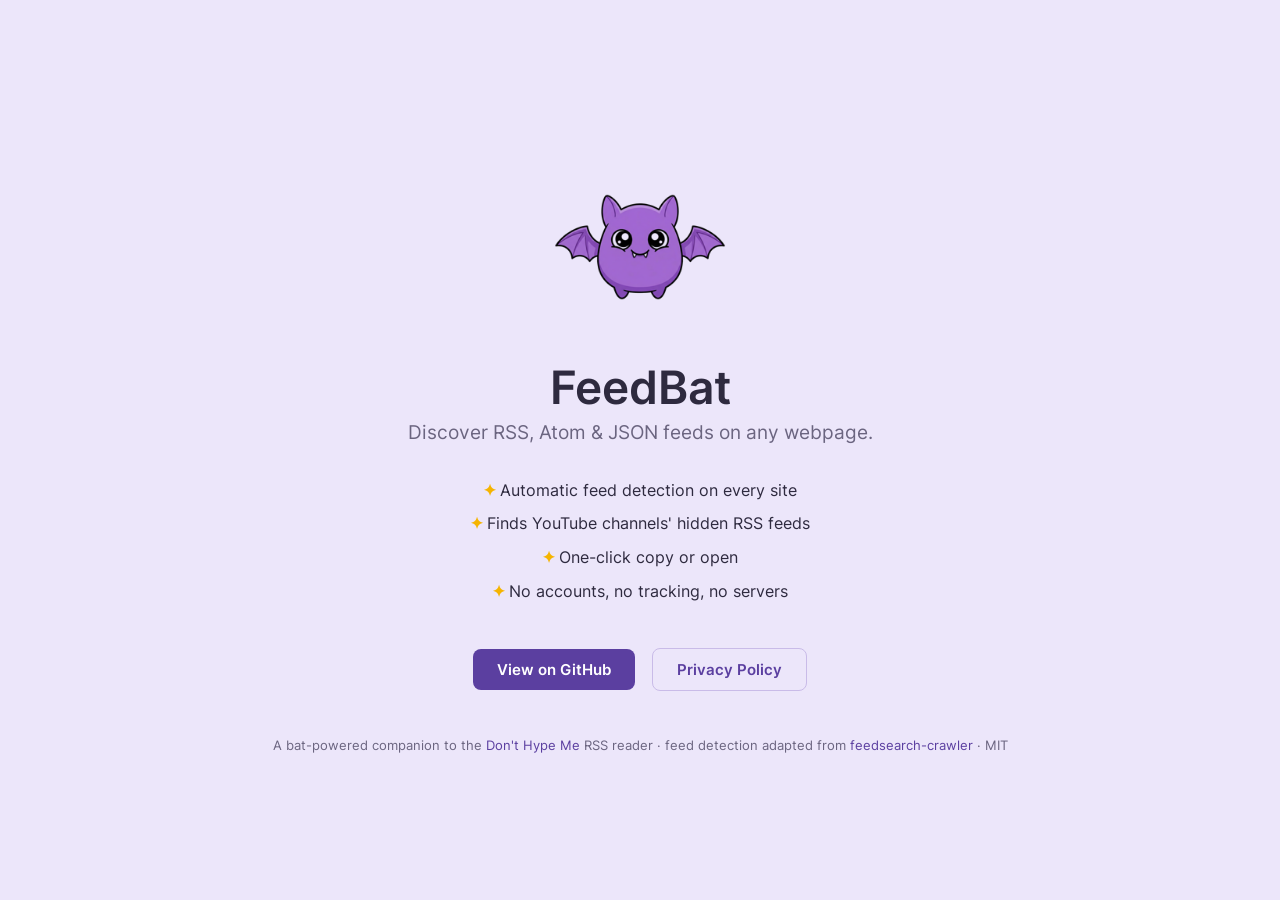
<file: docs/index.html>
<!DOCTYPE html>
<html lang="en">
<head>
<meta charset="UTF-8">
<meta name="viewport" content="width=device-width, initial-scale=1">
<title>FeedBat — Find RSS feeds anywhere</title>
<style>
  @font-face{font-family:'Inter';font-weight:400;font-display:swap;
    src:url('assets/inter-400.woff2') format('woff2')}
  @font-face{font-family:'Inter';font-weight:600;font-display:swap;
    src:url('assets/inter-600.woff2') format('woff2')}
  *{box-sizing:border-box;margin:0;padding:0}
  body{font-family:'Inter',-apple-system,BlinkMacSystemFont,'Segoe UI',sans-serif;
       color:#2E2A3F;background:#ECE6FA;min-height:100vh;display:flex;
       flex-direction:column;align-items:center;justify-content:center;
       text-align:center;padding:48px 24px}
  .banner{width:200px;height:200px;object-fit:contain;margin-bottom:4px}
  h1{font-size:46px;font-weight:600;margin:8px 0 6px;color:#2E2A3F}
  p.tag{font-size:19px;color:#6B6580;margin-bottom:30px}
  ul{list-style:none;font-size:16px;line-height:2.1;margin-bottom:34px;color:#2E2A3F}
  ul li::before{content:"✦ ";color:#F5B400;font-weight:700}
  .links a{font-weight:600;text-decoration:none;padding:11px 24px;border-radius:8px;
       margin:6px;font-size:15px;display:inline-block}
  .primary{background:#5B3FA0;color:#fff}
  .primary:hover{background:#4C3388}
  .ghost{color:#5B3FA0;border:1px solid #C9BBE8}
  .ghost:hover{background:#F5F1FC}
  footer{margin-top:40px;font-size:13px;color:#6B6580}
  footer a{color:#5B3FA0;text-decoration:none}
</style>
</head>
<body>
  <img class="banner" src="assets/baitbat.png"
       alt="FeedBat — the bat that finds your feeds">
  <h1>FeedBat</h1>
  <p class="tag">Discover RSS, Atom &amp; JSON feeds on any webpage.</p>
  <ul>
    <li>Automatic feed detection on every site</li>
    <li>Finds YouTube channels' hidden RSS feeds</li>
    <li>One-click copy or open</li>
    <li>No accounts, no tracking, no servers</li>
  </ul>
  <div class="links">
    <a class="primary" href="https://github.com/schmug/FeedBat">View on GitHub</a>
    <a class="ghost" href="privacy.html">Privacy Policy</a>
  </div>
  <footer>
    A bat-powered companion to the
    <a href="https://github.com/schmug/donthype-me">Don't Hype Me</a> RSS reader ·
    feed detection adapted from
    <a href="https://github.com/DBeath/feedsearch-crawler">feedsearch-crawler</a> ·
    MIT
  </footer>
</body>
</html>
</file>
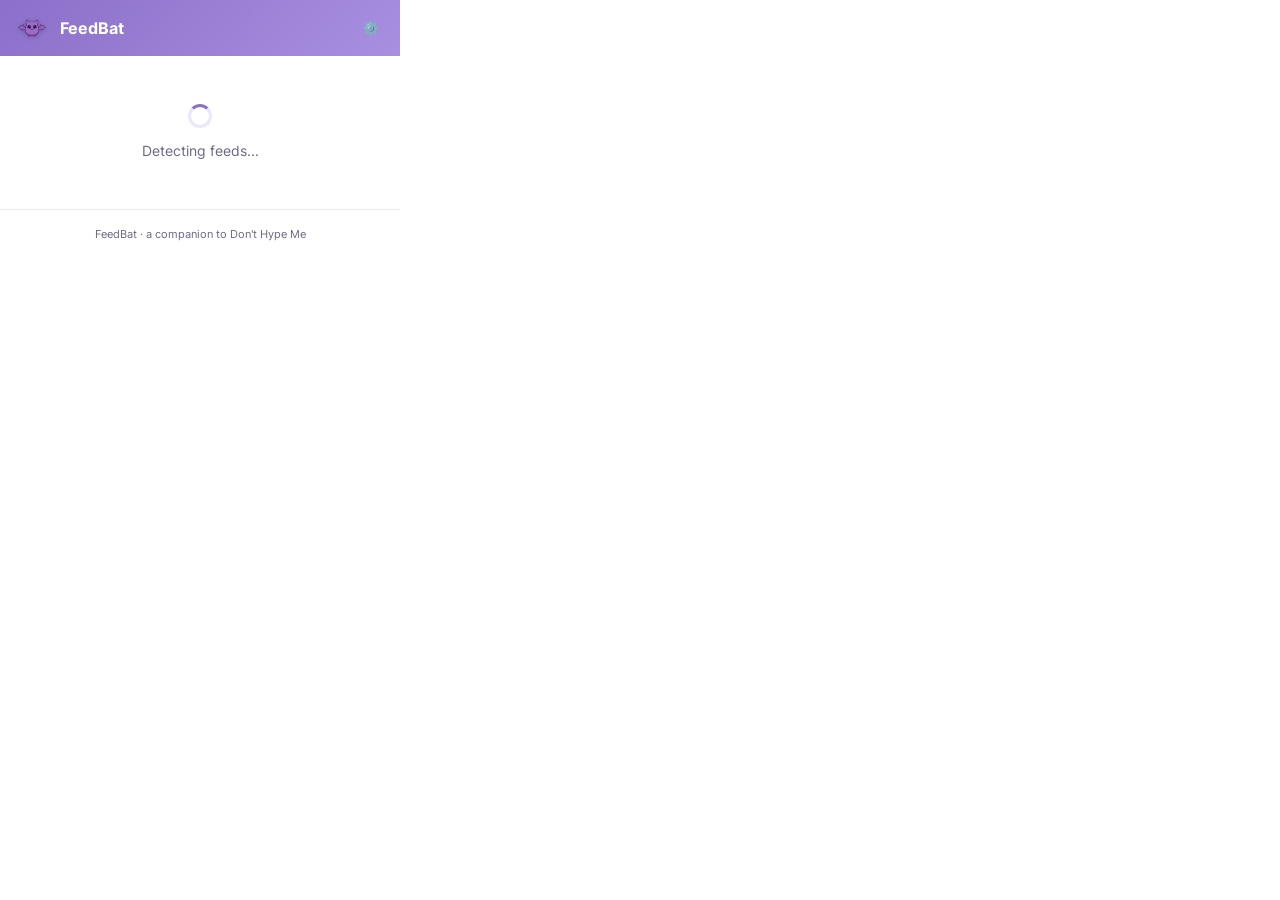
<file: chrome-extension/popup.html>
<!DOCTYPE html>
<html lang="en">
<head>
  <meta charset="UTF-8">
  <meta name="viewport" content="width=device-width, initial-scale=1.0">
  <title>FeedBat</title>
  <link rel="stylesheet" href="popup.css">
</head>
<body>
  <div class="container">
    <header>
      <div class="header-content">
        <img class="logo" src="assets/baitbat.png" alt="FeedBat">
        <div class="site-info">
          <h1 id="site-name">FeedBat</h1>
          <span id="site-url" class="site-url"></span>
        </div>
        <button id="settings-btn" class="btn-icon settings-btn" title="Settings">⚙️</button>
      </div>
    </header>

    <main>
      <!-- Settings Panel -->
      <div id="settings-panel" class="settings-panel hidden">
        <h2>Settings</h2>

        <div class="setting-item">
          <label>
            <input type="checkbox" id="setting-auto-check" checked>
            <span>Auto-detect feeds on page load</span>
          </label>
        </div>

        <div class="setting-item">
          <label>
            <input type="checkbox" id="setting-show-potential">
            <span>Show potential feed links</span>
          </label>
        </div>

        <div class="setting-item">
          <label>
            <input type="checkbox" id="setting-badge" checked>
            <span>Show badge count</span>
          </label>
        </div>

        <div class="setting-item">
          <label>
            <input type="checkbox" id="setting-probe-common">
            <span>Auto-probe common feed paths</span>
          </label>
        </div>

        <button id="settings-done" class="btn btn-primary">Done</button>
      </div>

      <!-- Main Content -->
      <div id="main-content">
        <div id="loading" class="loading">
          <div class="spinner"></div>
          <span>Detecting feeds...</span>
        </div>

        <div id="no-feeds" class="no-feeds hidden">
          <img class="icon" src="assets/baitbat-empty.png" alt="">
          <p>No feeds detected on this page.</p>
          <button id="check-common" class="btn btn-secondary">Check common paths</button>
        </div>

        <div id="feeds-section" class="feeds-section hidden">
          <h2>Feeds Found</h2>
          <ul id="feeds-list" class="feeds-list"></ul>
        </div>

        <div id="potential-section" class="potential-section hidden">
          <h2>Potential Feeds</h2>
          <p class="hint">These links might be feeds:</p>
          <ul id="potential-list" class="feeds-list"></ul>
        </div>
      </div>
    </main>

    <footer>
      <a href="https://github.com/schmug/FeedBat" target="_blank" class="credit-link">
        FeedBat · a companion to Don't Hype Me
      </a>
    </footer>
  </div>

  <script src="popup.js"></script>
</body>
</html>
</file>
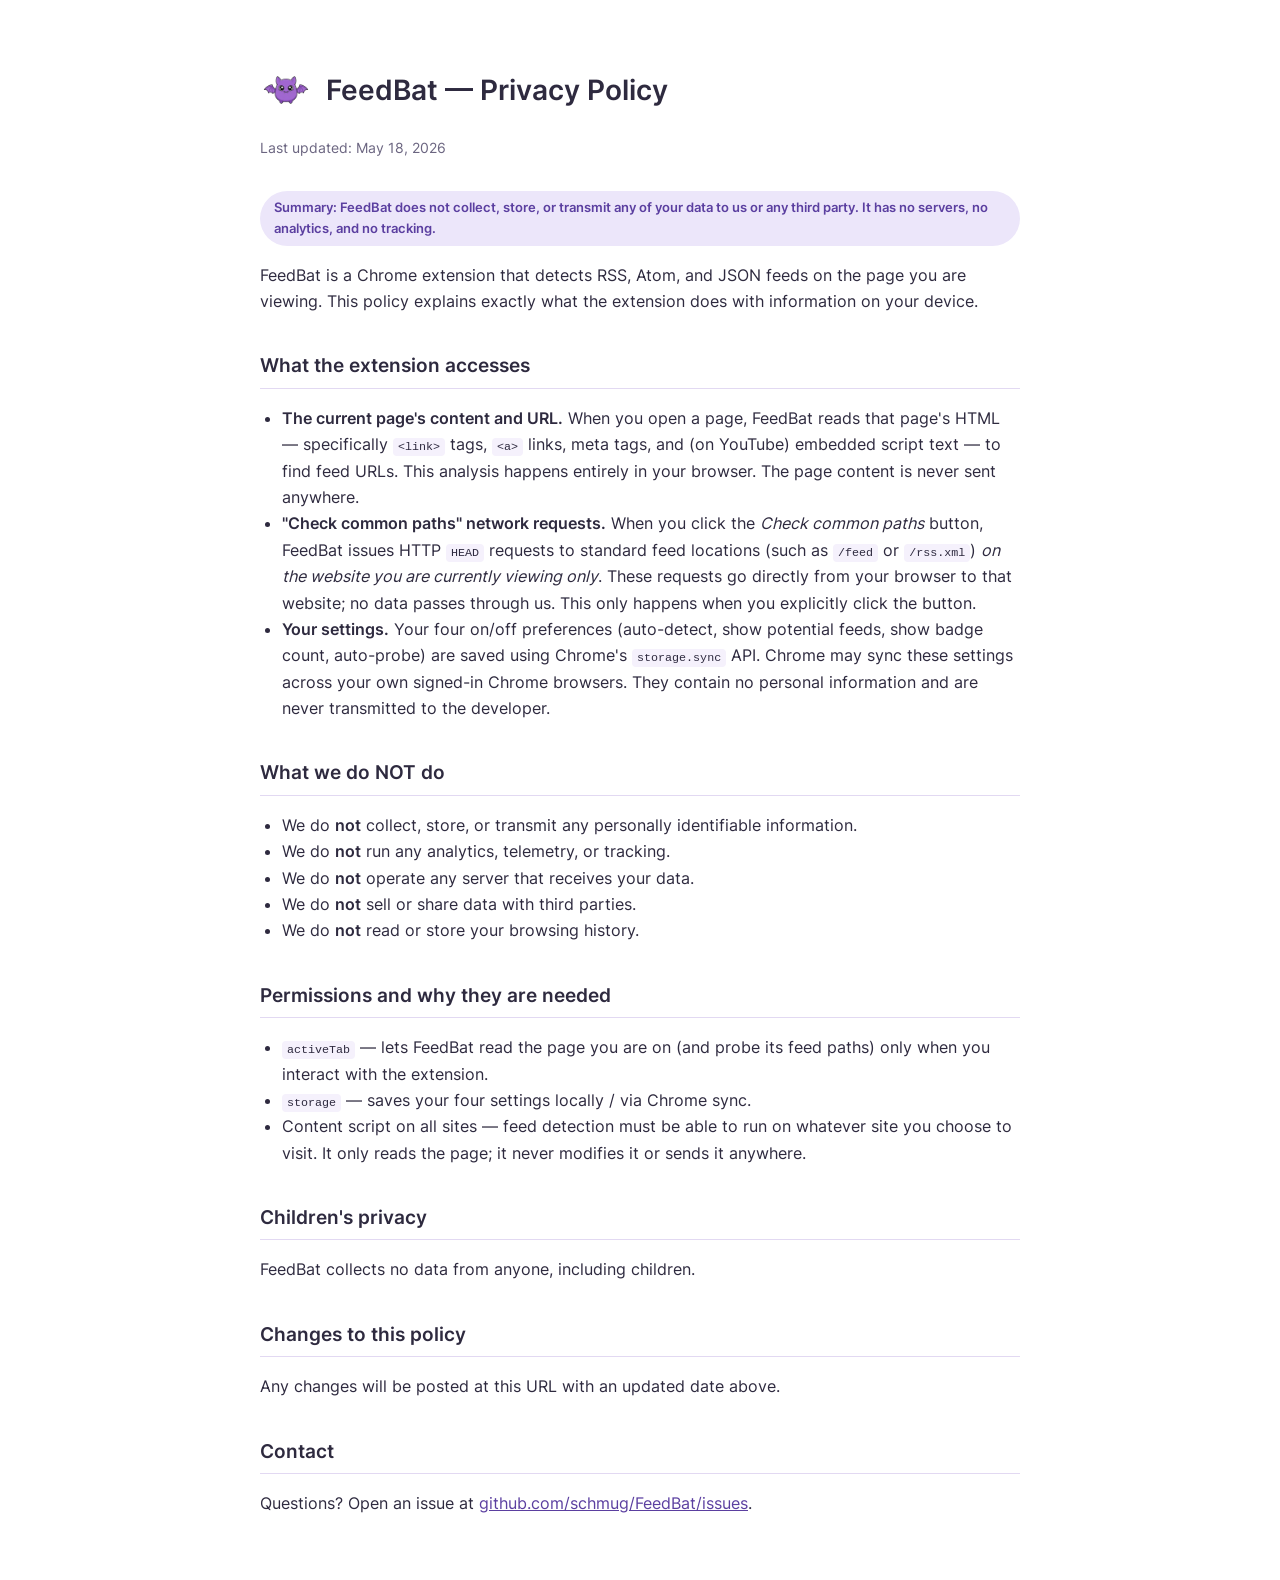
<file: docs/privacy.html>
<!DOCTYPE html>
<html lang="en">
<head>
<meta charset="UTF-8">
<meta name="viewport" content="width=device-width, initial-scale=1">
<title>FeedBat — Privacy Policy</title>
<style>
  @font-face{font-family:'Inter';font-weight:400;font-display:swap;
    src:url('assets/inter-400.woff2') format('woff2')}
  @font-face{font-family:'Inter';font-weight:600;font-display:swap;
    src:url('assets/inter-600.woff2') format('woff2')}
  body{font-family:'Inter',-apple-system,BlinkMacSystemFont,'Segoe UI',sans-serif;
       max-width:760px;margin:0 auto;padding:48px 24px;color:#2E2A3F;line-height:1.65}
  .brand{display:flex;align-items:center;gap:14px;margin-bottom:4px}
  .brand img{width:52px;height:52px}
  h1{font-size:28px;font-weight:600}
  .updated{color:#6B6580;font-size:14px;margin-bottom:32px}
  h2{font-size:19px;font-weight:600;margin-top:36px;
     border-bottom:1px solid #E2D9F2;padding-bottom:6px}
  code{background:#F5F1FC;padding:2px 5px;border-radius:4px;font-size:90%}
  a{color:#5B3FA0}
  ul{padding-left:22px}
  .pill{display:inline-block;background:#ECE6FA;color:#5B3FA0;padding:6px 14px;
        border-radius:999px;font-size:13px;font-weight:600}
</style>
</head>
<body>
<div class="brand">
  <img src="assets/baitbat.png" alt="">
  <h1>FeedBat — Privacy Policy</h1>
</div>
<div class="updated">Last updated: May 18, 2026</div>

<p><span class="pill">Summary: FeedBat does not collect, store, or transmit any of
your data to us or any third party. It has no servers, no analytics, and no
tracking.</span></p>

<p>FeedBat is a Chrome extension that detects RSS, Atom, and JSON feeds on the
page you are viewing. This policy explains exactly what the extension does with
information on your device.</p>

<h2>What the extension accesses</h2>
<ul>
  <li><strong>The current page's content and URL.</strong> When you open a page,
  FeedBat reads that page's HTML — specifically <code>&lt;link&gt;</code> tags,
  <code>&lt;a&gt;</code> links, meta tags, and (on YouTube) embedded script text —
  to find feed URLs. This analysis happens entirely in your browser. The page
  content is never sent anywhere.</li>
  <li><strong>"Check common paths" network requests.</strong> When you click the
  <em>Check common paths</em> button, FeedBat issues HTTP <code>HEAD</code>
  requests to standard feed locations (such as <code>/feed</code> or
  <code>/rss.xml</code>) <em>on the website you are currently viewing only</em>.
  These requests go directly from your browser to that website; no data passes
  through us. This only happens when you explicitly click the button.</li>
  <li><strong>Your settings.</strong> Your four on/off preferences (auto-detect,
  show potential feeds, show badge count, auto-probe) are saved using Chrome's
  <code>storage.sync</code> API. Chrome may sync these settings across your own
  signed-in Chrome browsers. They contain no personal information and are never
  transmitted to the developer.</li>
</ul>

<h2>What we do NOT do</h2>
<ul>
  <li>We do <strong>not</strong> collect, store, or transmit any personally
  identifiable information.</li>
  <li>We do <strong>not</strong> run any analytics, telemetry, or tracking.</li>
  <li>We do <strong>not</strong> operate any server that receives your data.</li>
  <li>We do <strong>not</strong> sell or share data with third parties.</li>
  <li>We do <strong>not</strong> read or store your browsing history.</li>
</ul>

<h2>Permissions and why they are needed</h2>
<ul>
  <li><code>activeTab</code> — lets FeedBat read the page you are on (and probe
  its feed paths) only when you interact with the extension.</li>
  <li><code>storage</code> — saves your four settings locally / via Chrome
  sync.</li>
  <li>Content script on all sites — feed detection must be able to run on
  whatever site you choose to visit. It only reads the page; it never modifies
  it or sends it anywhere.</li>
</ul>

<h2>Children's privacy</h2>
<p>FeedBat collects no data from anyone, including children.</p>

<h2>Changes to this policy</h2>
<p>Any changes will be posted at this URL with an updated date above.</p>

<h2>Contact</h2>
<p>Questions? Open an issue at
<a href="https://github.com/schmug/FeedBat/issues">github.com/schmug/FeedBat/issues</a>.</p>
</body>
</html>
</file>
<file: chrome-extension/popup.css>
/* FeedBat × Don't Hype Me crossover theme.
   Palette: lavender surfaces, BaitBat purple, gold RSS accent, ink text. */

@font-face {
  font-family: 'Inter';
  font-style: normal;
  font-weight: 400;
  font-display: swap;
  src: url('assets/fonts/inter-400.woff2') format('woff2');
}
@font-face {
  font-family: 'Inter';
  font-style: normal;
  font-weight: 600;
  font-display: swap;
  src: url('assets/fonts/inter-600.woff2') format('woff2');
}
@font-face {
  font-family: 'Inter';
  font-style: normal;
  font-weight: 700;
  font-display: swap;
  src: url('assets/fonts/inter-700.woff2') format('woff2');
}

:root {
  --brand: #8B6FC9;          /* BaitBat purple */
  --brand-deep: #5B3FA0;     /* interactive (AA with white text) */
  --brand-deep-hover: #4C3388;
  --lavender: #ECE6FA;       /* surfaces */
  --lavender-soft: #F5F1FC;
  --gold: #F5B400;           /* RSS accent */
  --ink: #2E2A3F;
  --ink-soft: #6B6580;
}

* {
  box-sizing: border-box;
  margin: 0;
  padding: 0;
}

body {
  font-family: 'Inter', -apple-system, BlinkMacSystemFont, 'Segoe UI', Roboto, sans-serif;
  font-size: 14px;
  line-height: 1.5;
  color: var(--ink);
  background: #fff;
  min-width: 320px;
  max-width: 400px;
}

.container {
  display: flex;
  flex-direction: column;
  min-height: 200px;
}

/* Header */
header {
  background: linear-gradient(135deg, #8B6FC9 0%, #A98FE0 100%);
  color: white;
  padding: 12px 16px;
}

.header-content {
  display: flex;
  align-items: center;
  gap: 12px;
}

.logo {
  width: 32px;
  height: 32px;
  flex-shrink: 0;
  display: block;
  object-fit: contain;
  filter: drop-shadow(0 1px 2px rgba(0, 0, 0, 0.25));
}

.favicon {
  width: 24px;
  height: 24px;
  border-radius: 4px;
  background: rgba(255, 255, 255, 0.2);
}

.site-info {
  flex: 1;
  min-width: 0;
}

.site-info h1 {
  font-size: 16px;
  font-weight: 700;
  white-space: nowrap;
  overflow: hidden;
  text-overflow: ellipsis;
}

.site-url {
  font-size: 12px;
  opacity: 0.9;
  white-space: nowrap;
  overflow: hidden;
  text-overflow: ellipsis;
  display: block;
}

.settings-btn {
  background: rgba(255, 255, 255, 0.22);
  color: white;
  font-size: 16px;
}

.settings-btn:hover {
  background: rgba(255, 255, 255, 0.35);
}

/* Main content */
main {
  flex: 1;
  padding: 16px;
}

/* Settings Panel */
.settings-panel {
  padding: 8px 0;
}

.settings-panel h2 {
  font-size: 12px;
  font-weight: 600;
  text-transform: uppercase;
  letter-spacing: 0.5px;
  color: var(--ink-soft);
  margin-bottom: 12px;
}

.setting-item {
  margin-bottom: 12px;
}

.setting-item label {
  display: flex;
  align-items: center;
  gap: 10px;
  cursor: pointer;
  padding: 8px 12px;
  border-radius: 8px;
  transition: background 0.2s;
}

.setting-item label:hover {
  background: var(--lavender);
}

.setting-item input[type="checkbox"] {
  width: 18px;
  height: 18px;
  accent-color: var(--brand-deep);
  cursor: pointer;
}

.setting-item span {
  font-size: 14px;
  color: var(--ink);
}

.settings-panel .btn {
  width: 100%;
  margin-top: 8px;
}

/* Loading state */
.loading {
  display: flex;
  flex-direction: column;
  align-items: center;
  justify-content: center;
  gap: 12px;
  padding: 32px;
  color: var(--ink-soft);
}

.spinner {
  width: 24px;
  height: 24px;
  border: 3px solid var(--lavender);
  border-top-color: var(--brand);
  border-radius: 50%;
  animation: spin 0.8s linear infinite;
}

@keyframes spin {
  to { transform: rotate(360deg); }
}

/* No feeds state */
.no-feeds {
  text-align: center;
  padding: 24px;
}

.no-feeds .icon {
  width: 120px;
  height: 120px;
  margin: 0 auto 12px;
  display: block;
  object-fit: contain;
}

.no-feeds p {
  color: var(--ink-soft);
  margin-bottom: 16px;
}

/* Feeds list */
.feeds-section h2,
.potential-section h2 {
  font-size: 12px;
  font-weight: 600;
  text-transform: uppercase;
  letter-spacing: 0.5px;
  color: var(--ink-soft);
  margin-bottom: 8px;
}

.hint {
  font-size: 12px;
  color: var(--ink-soft);
  margin-bottom: 8px;
}

.feeds-list {
  list-style: none;
}

.feed-item {
  display: flex;
  align-items: center;
  gap: 8px;
  padding: 10px 12px;
  margin-bottom: 8px;
  background: var(--lavender-soft);
  border: 1px solid var(--lavender);
  border-radius: 10px;
  transition: background 0.2s, border-color 0.2s;
}

.feed-item:hover {
  background: var(--lavender);
  border-color: #DCD2F0;
}

.feed-icon {
  font-size: 18px;
  flex-shrink: 0;
}

.feed-info {
  flex: 1;
  min-width: 0;
}

.feed-title {
  font-weight: 600;
  white-space: nowrap;
  overflow: hidden;
  text-overflow: ellipsis;
}

.feed-url {
  font-size: 11px;
  color: var(--ink-soft);
  white-space: nowrap;
  overflow: hidden;
  text-overflow: ellipsis;
  display: block;
}

.feed-type {
  font-size: 10px;
  font-weight: 700;
  text-transform: uppercase;
  padding: 2px 6px;
  background: var(--brand-deep);
  color: white;
  border-radius: 4px;
  flex-shrink: 0;
}

.feed-type.atom {
  background: #0066CC;
}

.feed-type.json {
  background: #1F9D57;
}

.feed-type.rss {
  background: #C97A00;
}

.feed-actions {
  display: flex;
  gap: 4px;
  flex-shrink: 0;
}

.btn-icon {
  width: 28px;
  height: 28px;
  border: none;
  background: transparent;
  border-radius: 6px;
  cursor: pointer;
  display: flex;
  align-items: center;
  justify-content: center;
  font-size: 14px;
  transition: background 0.2s;
}

.btn-icon:hover {
  background: rgba(91, 63, 160, 0.12);
}

.btn-icon.copied {
  background: #1F9D57;
  color: white;
}

/* Buttons */
.btn {
  padding: 9px 16px;
  border: none;
  border-radius: 8px;
  font-family: inherit;
  font-size: 14px;
  font-weight: 600;
  cursor: pointer;
  transition: background 0.2s, transform 0.1s;
}

.btn:active {
  transform: scale(0.98);
}

.btn-primary {
  background: var(--brand-deep);
  color: white;
}

.btn-primary:hover {
  background: var(--brand-deep-hover);
}

.btn-secondary {
  background: var(--lavender);
  color: var(--brand-deep);
}

.btn-secondary:hover {
  background: #DFD6F4;
}

/* Potential feeds section */
.potential-section {
  margin-top: 16px;
  padding-top: 16px;
  border-top: 1px solid var(--lavender);
}

.potential-section .feed-item {
  background: #FBF8FF;
}

.potential-section .feed-item:hover {
  background: var(--lavender-soft);
}

/* Footer */
footer {
  padding: 12px 16px;
  text-align: center;
  border-top: 1px solid var(--lavender);
}

.credit,
.credit-link {
  font-size: 11px;
  color: var(--ink-soft);
  text-decoration: none;
  transition: color 0.2s;
}

.credit-link:hover {
  color: var(--brand-deep);
  text-decoration: underline;
}

/* Utility */
.hidden {
  display: none !important;
}

/* Current page feed indicator */
.current-page-badge {
  font-size: 10px;
  padding: 2px 6px;
  background: var(--gold);
  color: #4A3500;
  font-weight: 700;
  border-radius: 4px;
  margin-left: 4px;
}
</file>
